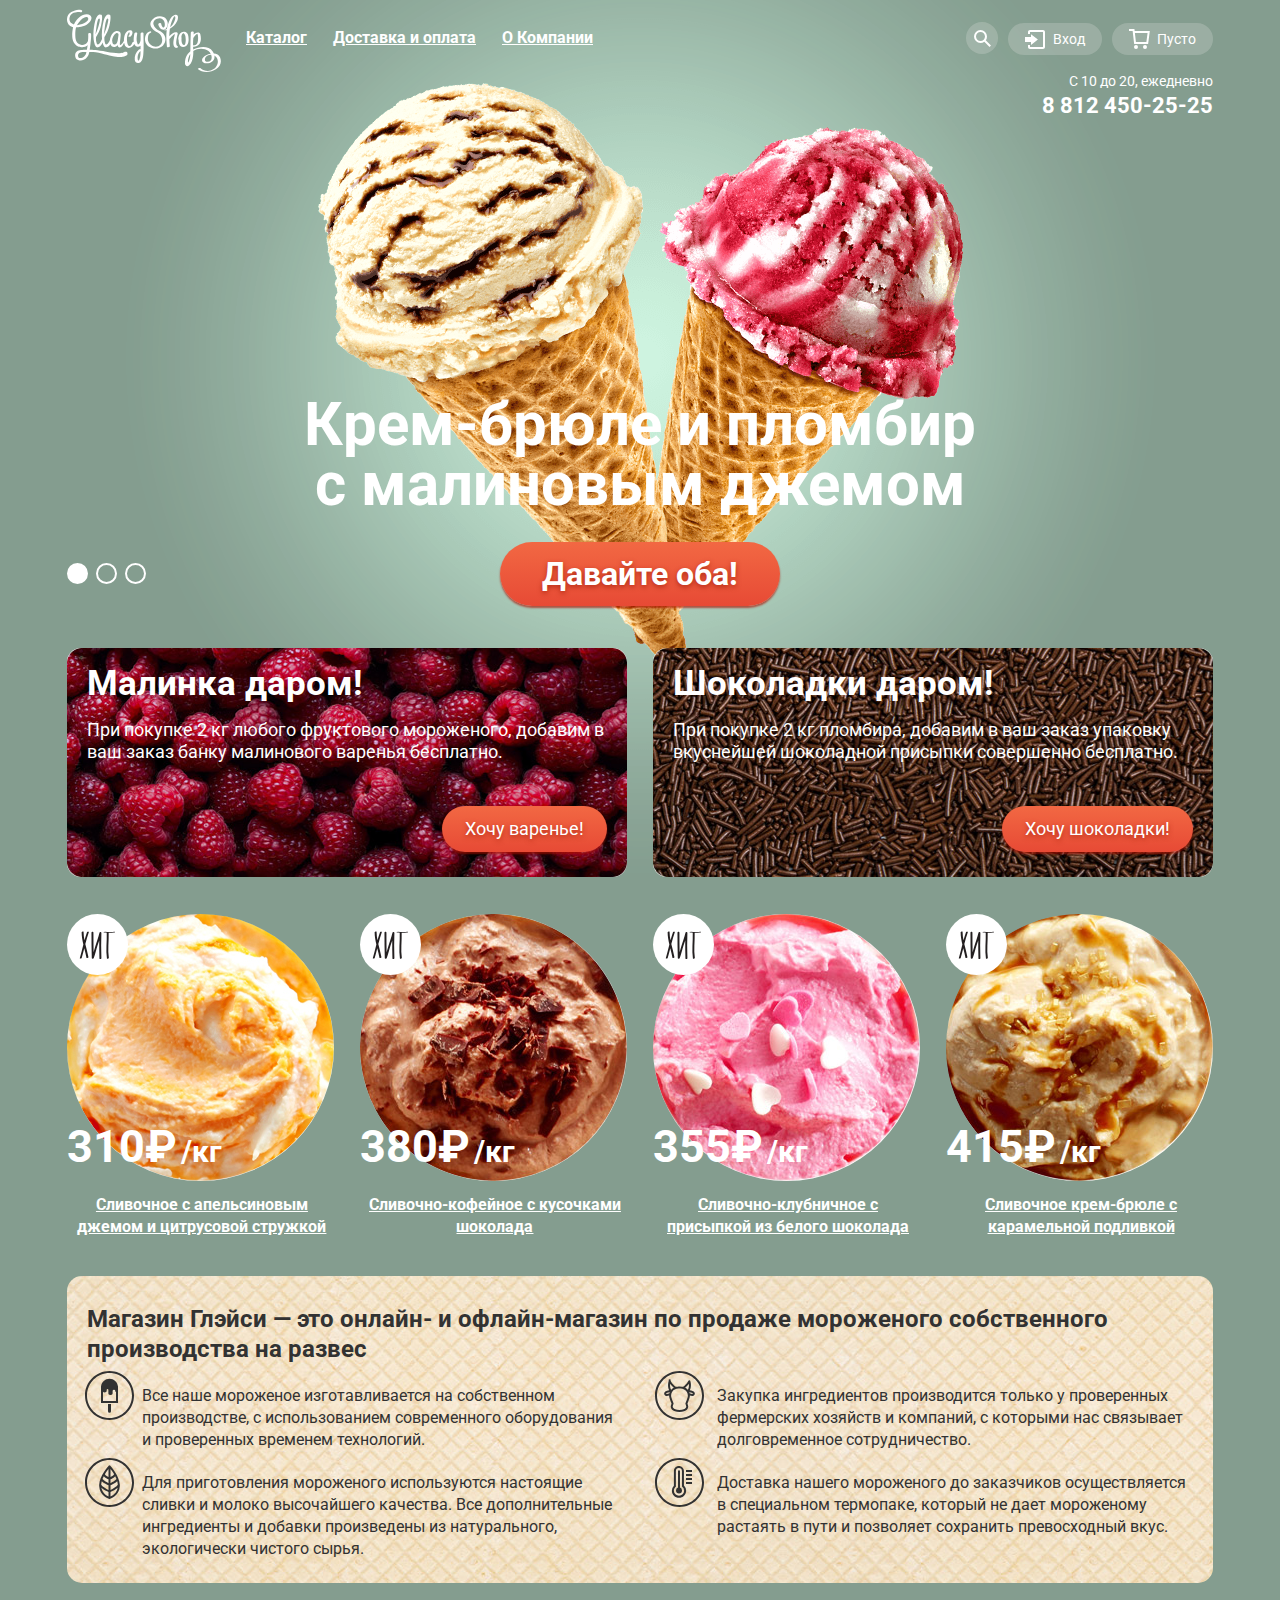
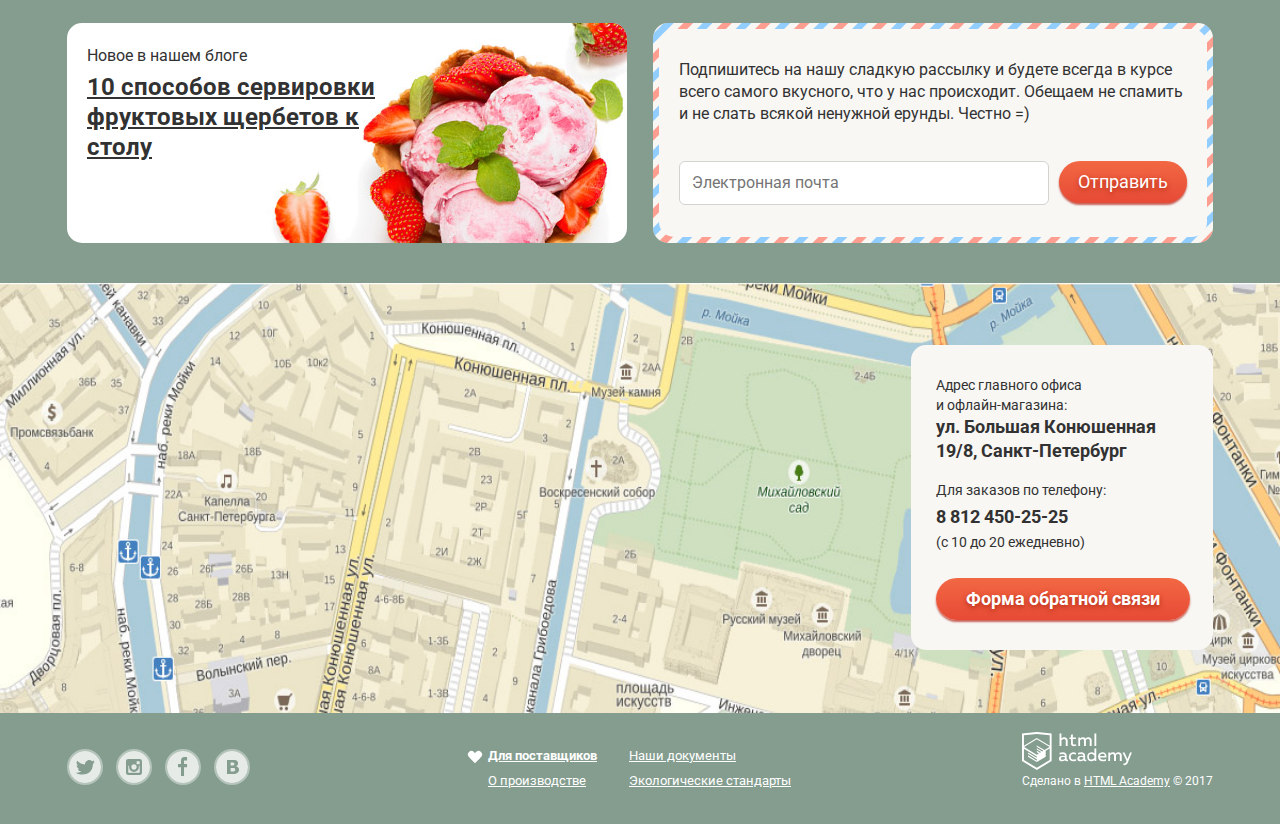
<file: index.html>
<!DOCTYPE html>
<html lang="ru">
	<head>
		<meta charset="utf-8">
		<meta name="format-detection" content="telephone=no"/>

		<title>HTML Academy: Глейси</title>
		<link href="https://fonts.googleapis.com/css?family=Roboto:400,700&amp;subset=cyrillic" rel="stylesheet">
		<link href="css/normalize.css" rel="stylesheet">
		<link href="css/style.min.css" rel="stylesheet">
	</head>
	<body>
		<input class="visual-hidden" id="product-1" type="radio" name="toggle" checked>
		<input class="visual-hidden" id="product-2" type="radio" name="toggle">
		<input class="visual-hidden" id="product-3" type="radio" name="toggle">
		<div class="site-wrapper site-wrapper-index">
			<header class="main-header container">
				<nav class="main-navigation">
					<div class="navigation-container site-menu">
						<img class="main-logo" src="img/logo.svg" width="154" height="64" alt="Логотип магазина Глейси">
						<ul class="site-navigation">
							<li class="site-navigation-item site-navigation-item-catalog">
								<a class="site-navigation-catalog" href="#">Каталог</a>
								<ul class="site-navigation-sub">
									<li><a class="catalog-sub-news" href="#"><b>Новинки</b></a></li>
									<li><a href="catalog.html">Сливочное</a></li>
									<li><a href="#">Щербеты</a></li>
									<li><a href="#">Фруктовый лед</a></li>
									<li><a href="#">Мелорин</a></li>
								</ul>
							</li>
							<li class="site-navigation-item"><a href="#">Доставка и оплата</a></li>
							<li class="site-navigation-item"><a href="#">О Компании</a></li>
						</ul>
					</div>
					<div class="navigation-container user-menu">
						<div class="menu-search" tabindex="0">
							<div class="sub-menu menu-search-sub">
								<form class="form form-search" action="https://echo.htmlacademy.ru" method="post">
									<label class="visual-hidden" for="main-search">Введите информацию для поиска</label>
									<input id="main-search" type="search" name="search" placeholder="Что ищем?">
									<button class="button button-search">Поиск</button>
								</form>
							</div>
						</div>
						<div class="menu-login">
							<a class="menu-item menu-item-login" href="#">Вход</a>
							<div class="sub-menu menu-login-sub">
								<form class="form form-login" action="https://echo.htmlacademy.ru" method="post">
									<p>
										<label class="visual-hidden" for="login-email">Введите электронную почту</label>
										<input id="login-email" type="email" name="email" placeholder="Электронная почта">
									</p>
									<p>
										<label class="visual-hidden" for="login-password">Введите пароль</label>
										<input id="login-password" type="password" name="password" placeholder="Пароль">
									</p>
									<p class="login-link">
										<a href="#">Забыли пароль?</a>
										<a href="#">Новая регистрация</a>
									</p>
									<button class="button button-login" type="submit">Войти</button>
								</form>
							</div>
						</div>
						<div class="menu-cart">
							<a class="menu-item menu-item-cart" href="#">Пусто</a>
						</div>
					</div>

				</nav>
				<p class="main-contacts">
					С 10 до 20, ежедневно<br>
					<b>8 812 450-25-25</b>
				</p>
			</header>
			<main>
				<div class="container">
					<h1 class="visual-hidden">Магазин Глейси</h1>
					<section class="slider">
						<ul class="slider-toggle-list">
							<li>
								<label class=" slider-toggle-item" for="product-1">Первый слайд</label>
							</li>
							<li>
								<label class="  slider-toggle-item" for="product-2">Второй слайд</label>
							</li>
							<li>
								<label class="  slider-toggle-item" for="product-3">Третий слайд</label>
							</li>
						</ul>
						<ul class="slider-list">
							<li class="slider-list-item-raspberry slider-list-item" id="slide-1">
								<h3>Крем-брюле и пломбир с малиновым джемом</h3>
								<a class="button button-slider" href="#">Давайте оба!</a>
							</li>
							<li class="slider-list-item-lemon slider-list-item" id="slide-2">
								<h3>Шоколадный пломбир и лимонный сорбет</h3>
								<a class="button button-slider" href="#">Давайте оба!</a>
							</li>
							<li class="slider-list-item-strawberry slider-list-item" id="slide-3">
								<h3>Пломбир с помадкой и клубничный щербет</h3>
								<a class="button button-slider" href="#">Давайте оба!</a>
							</li>
						</ul>
					</section>

					<section class="banners">
						<h2 class="visual-hidden">Акции</h2>
						<ul class="banners-list">
							<li class="banners-item banners-item-raspberry">
								<h3>Малинка даром!</h3>
								<p>При покупке 2 кг любого фруктового мороженого, добавим в ваш заказ банку малинового варенья бесплатно.</p>
								<a class="button" href="#">Хочу варенье!</a>
							</li>
							<li class="banners-item banners-item-choco">
								<h3>Шоколадки даром!</h3>
								<p>При покупке 2 кг пломбира, добавим в ваш заказ упаковку вкуснейшей шоколадной присыпки совершенно бесплатно.</p>
								<a class="button" href="#">Хочу шоколадки!</a>
							</li>
						</ul>
					</section>
					<section class="hits">
						<h2 class="visual-hidden">Хиты продаж</h2>
						<ul class="hits-list">
							<li class="hits-item">
								<a class="hits-item-title" href="#"><h3>Сливочное с апельсиновым джемом и цитрусовой стружкой</h3></a>
								<div class="hits-item-price">
									<b>310₽</b>
									<span>/кг</span>
								</div>
								<img src="img/icecream-orange.jpg" width="267" height="267" alt="Фото сливочного мороженого с апельсиновым джемом и цитрусовой стружкой">
								<a class="button hits-item-button" href="#">Быстрый просмотр</a>
							</li>
							<li class="hits-item">
								<a class="hits-item-title" href="#"><h3>Сливочно-кофейное с кусочками шоколада</h3></a>
								<div class="hits-item-price">
									<b>380₽</b>
									<span>/кг</span>
								</div>
								<img src="img/icecream-coffee.jpg" width="267" height="267" alt="Фото сливочно-кофейного мороженого с кусочками шоколада">
								<a class="button" href="#">Быстрый просмотр</a>
							</li>
							<li class="hits-item">
								<a class="hits-item-title" href="#"><h3>Сливочно-клубничное с присыпкой из белого шоколада</h3></a>
								<div class="hits-item-price">
									<b>355₽</b>
									<span>/кг</span>
								</div>
								<img src="img/icecream-white.jpg" width="267" height="267" alt="Фото сливочно-клубничного мороженого с присыпкой из белого шоколада">
								<a class="button" href="#">Быстрый просмотр</a>
							</li>
							<li class="hits-item">
								<a class="hits-item-title" href="#"><h3>Сливочное крем-брюле с карамельной подливкой</h3></a>
								<div class="hits-item-price">
									<b>415₽</b>
									<span>/кг</span>
								</div>
								<img src="img/icecream-brulee.jpg" width="267" height="267" alt="Фото сливочного мороженого крем-брюле с карамельной подливкой">
								<a class="button" href="#">Быстрый просмотр</a>
							</li>
						</ul>
					</section>
					<section class="features">
						<h2>Магазин Глэйси — это онлайн- и офлайн-магазин по продаже мороженого собственного производства на развес</h2>
						<ul class="features-list">
							<li class="features-item features-item-technology">
								<p>Все наше мороженое изготавливается на собственном производстве, с использованием современного оборудования и проверенных временем технологий.</p>
							</li>
							<li class="features-item features-item-contract">
								<p>Закупка ингредиентов  производится только у проверенных фермерских хозяйств и компаний, с которыми нас связывает долговременное сотрудничество.</p>
							</li>
							<li class="features-item features-item-ecology">
								<p>Для приготовления мороженого используются настоящие сливки и молоко высочайшего качества. Все дополнительные ингредиенты и добавки произведены из натурального, экологически чистого сырья.</p>
							</li>
							<li class="features-item features-item-thermo">
								<p>Доставка нашего мороженого до заказчиков осуществляется в специальном термопаке, который не дает мороженому растаять в пути и позволяет сохранить превосходный вкус.</p>
							</li>
						</ul>
					</section>
					<div class="row-container">
						<article class="blog-news row-container-item">
							<a class="blog-news-link" href="#"><h3>10 способов сервировки фруктовых щербетов к столу</h3></a>
							<p>Новое в нашем блоге</p>
						</article>
						<section class="subscribe  row-container-item">
							<div class="subscribe-front">
								<h2 class="visual-hidden">Подписка на рассылку</h2>
								<p>Подпишитесь на нашу сладкую рассылку и будете всегда в курсе всего самого вкусного, что у нас происходит. Обещаем не спамить и не слать всякой ненужной ерунды. Честно =)</p>
								<form class="form form-subscribe" action="https://echo.htmlacademy.ru" method="post">
									<p>
										<label class="visual-hidden" for="subscribe-email">Введите электронную почту</label>
										<input id="subscribe-email" type="email" name="email" placeholder="Электронная почта">
									</p>
								<button class="button subscribe-button" type="submit">Отправить</button>
								</form>
							</div>
						</section>
					</div>
				</div>
				<section class="contacts">
					<h2 class="visual-hidden">Как добраться</h2>
					<iframe src="https://yandex.ru/map-widget/v1/-/CBBNIFrGLB" width="1200" height="428"></iframe>
					<img class="map" src="img/map.jpg" width="1200" height="428" alt="Ул. Большая Конюшенная 19/8 Санкт Питербург">
					<div class="container contacts-container">
						<div class="feedback">
							<p class="feedback-address">
								Адрес главного офиса<br>
								и офлайн-магазина:<br>
								<b>ул. Большая Конюшенная</b><br>
								<b>19/8, Санкт-Петербург</b>
							</p>
							<p class="feedback-phone">
								Для заказов по телефону:<br>
								<b>8 812 450-25-25</b><br>
								(с 10 до 20 ежедневно)
							</p>
							<a class="button feedback-button" href="form.html">Форма обратной связи</a>
						</div>
					</div>
				</section>
			</main>
			<footer class="main-footer container">
				<div class="footer-social">
					<ul>
						<li><a class="button-social button-social-tw" href="#"><span class="visual-hidden">Твиттер</span>
							<svg xmlns="http://www.w3.org/2000/svg" width="32" height="32" viewBox="0 0 32 32"><path fill="#ffffff" d="M16 0C7.164 0 0 7.164 0 16c0 8.837 7.164 16 16 16 8.837 0 16-7.163 16-16 0-8.836-7.163-16-16-16zm7.944 12.809c-.251 6.516-3.463 10.832-10.992 10.702h-.486c-.447 0-4.543-.443-5.344-1.823 2.479.19 4.247-.406 5.12-1.136-1.048-.289-2.923-.461-3.251-2.848.384.104.618.221 1.299.113-1.307-.824-2.758-1.519-2.679-3.643.311.317 1.164.518 1.46.457-.768-.233-2.149-3.244-.974-4.781 1.984 1.79 4.075 3.482 7.804 3.643.227-2.214 1.24-3.699 3.168-4.325 1.84-.479 3.255.26 3.901 1.138.737-.224 1.453-.466 2.193-.685-.004.833-.569 1.463-.935 1.709.747.165 1.423-.475 1.423-.475-.184.963-1.094 1.725-1.707 1.954z"/></svg>
						</a></li>
						<li><a class="button-social button-social-ig" href="#"><span class="visual-hidden">Инстаграм</span>
							<svg xmlns="http://www.w3.org/2000/svg" width="32" height="32" viewBox="0 0 32 32"><g fill="#ffffff"><path d="M20.916 16a4.938 4.938 0 1 1-9.877 0c0-.394.051-.773.138-1.14h-.897v6.838h11.396V14.86h-.897c.086.367.137.746.137 1.14z"/><path d="M15.978 18.659c1.466 0 2.659-1.193 2.659-2.659s-1.193-2.659-2.659-2.659c-1.466 0-2.659 1.193-2.659 2.659s1.192 2.659 2.659 2.659zM18.637 10.302h3.039v3.039h-3.039z"/><path d="M16 0C7.164 0 0 7.164 0 16c0 8.837 7.164 16 16 16 8.837 0 16-7.163 16-16 0-8.836-7.163-16-16-16zm7.955 21.698a2.285 2.285 0 0 1-2.279 2.279H10.279A2.285 2.285 0 0 1 8 21.698V10.302a2.286 2.286 0 0 1 2.279-2.279h11.396a2.286 2.286 0 0 1 2.279 2.279v11.396z"/></g></svg>
						</a></li>
						<li><a class="button-social button-social-fb" href="#"><span class="visual-hidden">Фейсбук</span>
							<svg xmlns="http://www.w3.org/2000/svg" width="32" height="32" viewBox="0 0 32 32"><path fill="#ffffff" d="M16 0C7.164 0 0 7.163 0 16s7.164 16 16 16c8.837 0 16-7.164 16-16S24.837 0 16 0zm4.062 9.455h-3.021v3.444h3.021v3.445h-3.021v8.61H14.02v-8.61H11v-3.445h3.021V9.455c0-1.902 1.353-3.445 3.021-3.445h3.021v3.445z"/></svg>
						</a></li>
						<li><a class="button-social button-social-vk" href="#"><span class="visual-hidden">Вконтакте</span>
							<svg xmlns="http://www.w3.org/2000/svg" width="32" height="32" viewBox="0 0 32 32"><g fill="#ffffff"><path d="M16.637 14.495c.402-.019.719-.082.951-.188.326-.145.54-.33.641-.559.101-.229.15-.496.15-.797 0-.232-.058-.465-.174-.697-.116-.232-.322-.405-.617-.517-.264-.1-.592-.155-.984-.165a76.242 76.242 0 0 0-1.652-.014h-.339v2.965h.565c.571 0 1.057-.009 1.459-.028zM18.118 17.084c-.282-.081-.672-.125-1.166-.132a127.97 127.97 0 0 0-1.55-.009h-.79v3.493h.264c1.014 0 1.74-.003 2.18-.009a3.2 3.2 0 0 0 1.212-.245c.377-.157.633-.364.774-.625s.214-.562.214-.9c0-.446-.088-.788-.261-1.03-.17-.241-.464-.423-.877-.543z"/><path d="M16 0C7.164 0 0 7.164 0 16c0 8.837 7.164 16 16 16 8.837 0 16-7.163 16-16 0-8.836-7.163-16-16-16zm6.602 20.531a3.73 3.73 0 0 1-1.124 1.327c-.552.415-1.161.71-1.823.886s-1.501.264-2.519.264h-6.121V8.987h5.443c1.13 0 1.957.038 2.48.113a5.126 5.126 0 0 1 1.561.5c.533.27.929.632 1.189 1.087.26.455.392.975.392 1.558 0 .678-.179 1.278-.536 1.795-.358.518-.863.92-1.517 1.208v.075c.917.182 1.642.559 2.179 1.13.537.571.807 1.325.807 2.261 0 .678-.138 1.283-.411 1.817z"/></g></svg>
						</a></li>
					</ul>
				</div>
				<ul class="footer-link-list">
					<li class="footer-link-heart"><a class="footer-link-item" href="#"><b>Для поставщиков</b></a></li>
					<li><a class="footer-link-item" href="#">Наши документы</a></li>
					<li><a class="footer-link-item" href="#">О производстве</a></li>
					<li><a class="footer-link-item" href="#">Экологические стандарты</a></li>
				</ul>
				<div class="footer-copyright">
					<a class="footer-copyright-button" href="https://htmlacademy.ru/intensive/htmlcss"><span class="visual-hidden">HTML Academy</span></a>
					<p>Сделано в <a href="https://htmlacademy.ru/intensive/htmlcss">HTML Academy</a> © 2017</p>
				</div>
			</footer>
			<section class="modal modal-feedback">
				<b>Мы обязательно вам ответим!</b>
				<form class="form form-feedback" action="https://echo.htmlacademy.ru" method="post">
					<p>
						<label class="visual-hidden" for="feedback-name">Введите имя</label>
						<input id="feedback-name" type="text" name="name" placeholder="Как вас зовут?">
					</p>
					<p>
						<label class="visual-hidden" for="feedback-email">Введите электронную почту</label>
						<input id="feedback-email" type="email" name="email" placeholder="Ваша почта для ответа?">
					</p>
					<p>
						<label class="visual-hidden" for="feedback-comment">Напишите ваш вопрос или предложение</label>
						<textarea id="feedback-comment" name="comment" placeholder="Напишите что-нибудь..."></textarea>
					</p>
					<button class="button" type="submit">Отправить</button>
				</form>
				<button class="modal-close" type="button">Закрыть</button>
			</section>
		</div>
		<script src="js/script.min.js"></script>
	</body>
</html>
</file>
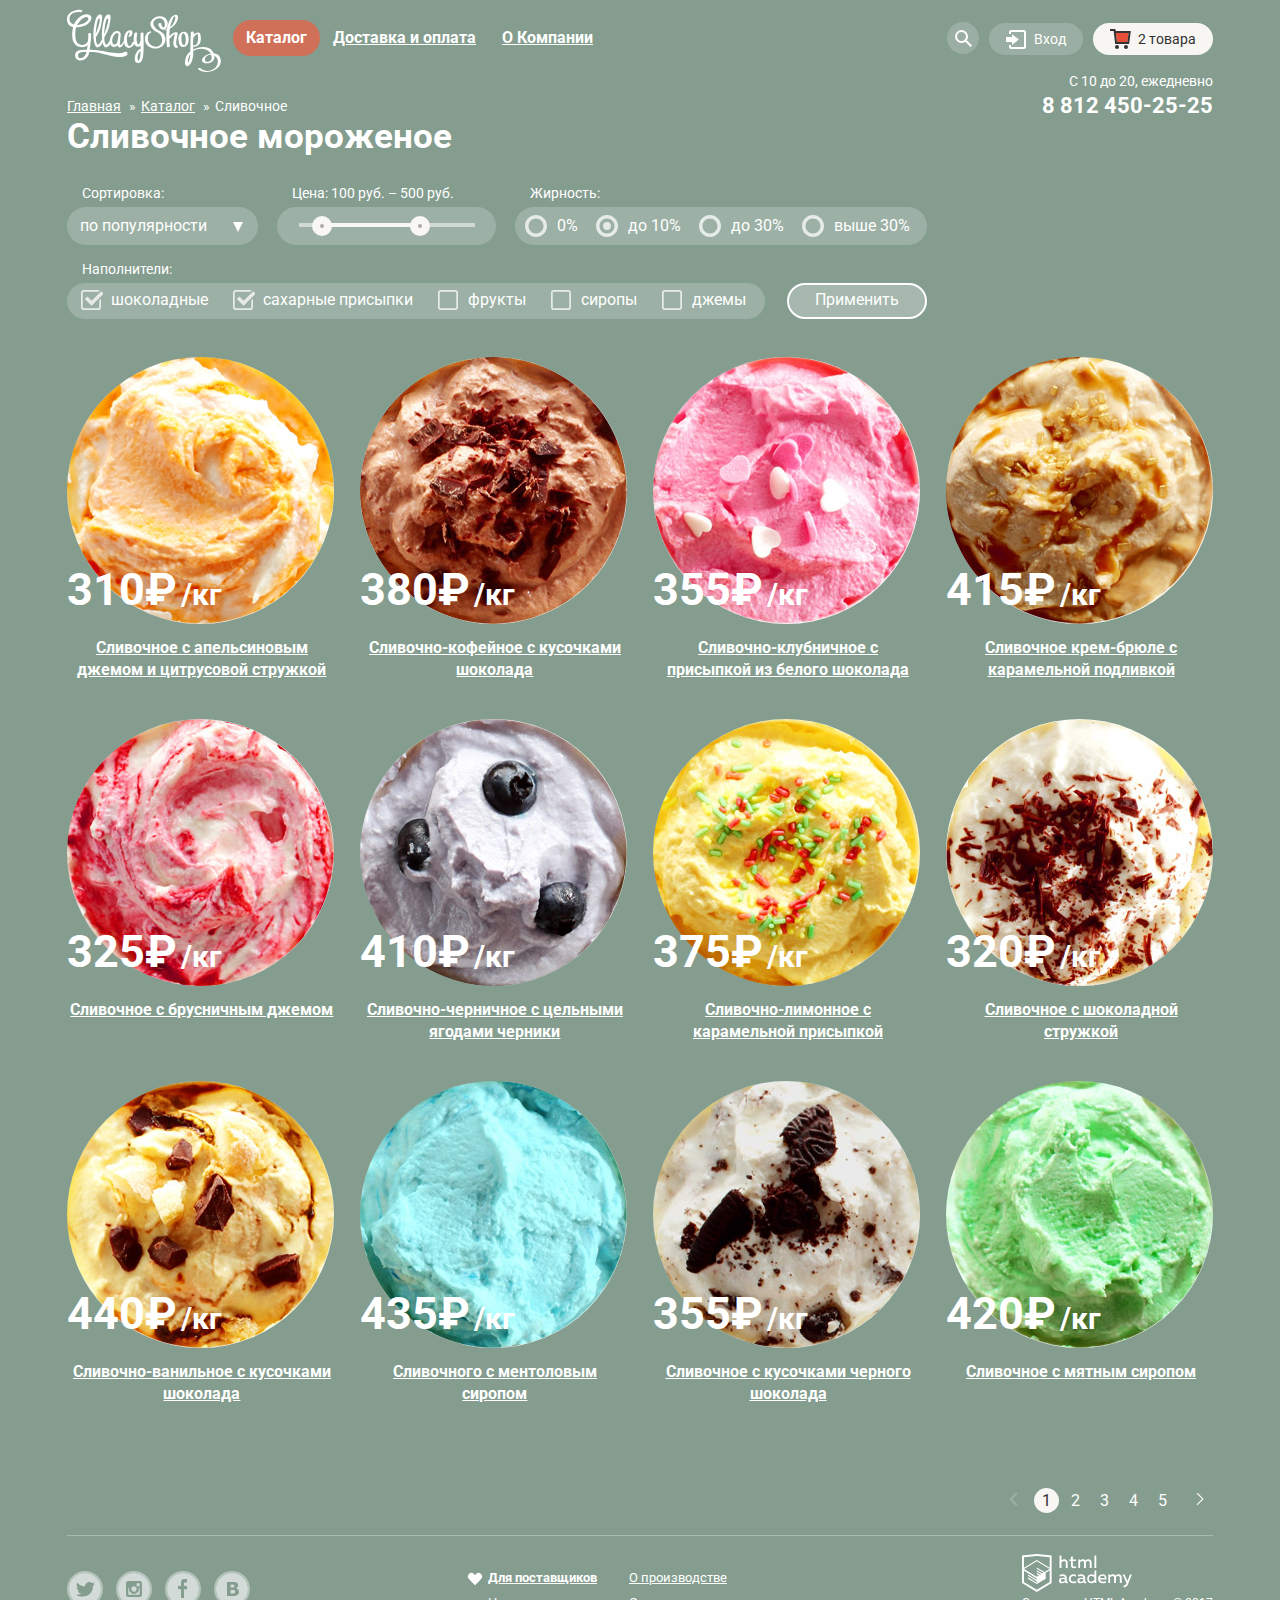
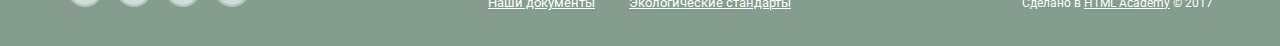
<file: catalog.html>
<!DOCTYPE html>
<html lang="ru">
	<head>
		<meta charset="utf-8">
		<title>HTML Academy: Глейси</title>
		<link href="https://fonts.googleapis.com/css?family=Roboto:400,700&amp;subset=cyrillic" rel="stylesheet">
		<link href="css/normalize.css" rel="stylesheet">
		<link href="css/style.min.css" rel="stylesheet">
	</head>
	<body>
		<div class="site-wrapper">
			<header class="main-header container">
				<nav class="main-navigation">
					<div class="navigation-container site-menu">
						<a class="navigation-logo" href="index.html"><img class="main-logo" src="img/logo.svg" width="154" height="64" alt="Логотип магазина Глейси"></a>
						<ul class="site-navigation">
							<li class="site-navigation-item
							site-navigation-item-catalog">
								<a class="site-navigation-catalog site-navigation-current" href="#">Каталог</a>
								<ul class="site-navigation-sub">
									<li><a class="catalog-sub-news" href="#"><b>Новинки</b></a></li>
									<li><a href="catalog.html">Сливочное</a></li>
									<li><a href="#">Щербеты</a></li>
									<li><a href="#">Фруктовый лед</a></li>
									<li><a href="#">Мелорин</a></li>
								</ul>
							</li>
							<li class="site-navigation-item"><a href="#">Доставка и оплата</a></li>
							<li class="site-navigation-item"><a href="#">О Компании</a></li>
						</ul>
					</div>
					<div class="navigation-container user-menu">
						<div class="menu-search" tabindex="0">
							<div class="sub-menu menu-search-sub">
								<form class="form form-search" action="https://echo.htmlacademy.ru" method="post">
									<label class="visual-hidden" for="main-search">Введите информацию для поиска</label>
									<input id="main-search" type="search" name="search" placeholder="Что ищем?">
									<button class="button button-search">Поиск</button>
								</form>
							</div>
						</div>
						<div class="menu-login">
							<a class="menu-item menu-item-login" href="#">Вход</a>
							<div class="sub-menu menu-login-sub">
								<form class="form form-login" action="https://echo.htmlacademy.ru" method="post">
									<p>
										<label class="visual-hidden" for="login-email">Введите электронную почту</label>
										<input id="login-email" type="email" name="email" placeholder="Электронная почта">
									</p>
									<p>
										<label class="visual-hidden" for="login-password">Введите пароль</label>
										<input id="login-password" type="password" name="password" placeholder="Пароль">
									</p>
									<p class="login-link">
										<a href="#">Забыли пароль?</a>
										<a href="#">Новая регистрация</a>
									</p>
									<button class="button button-login" type="submit">Войти</button>
								</form>
							</div>
						</div>
						<div class="menu-cart">
							<a class="menu-item menu-item-cart menu-item-cart-full" href="#">2 товара</a>
							<div class="sub-menu menu-cart-sub">
								<table class="cart-table">
									<tr class="cart-table-item cart-table-item-orange">
										<td class="cart-table-item-del"><button class="table-close">Убрать из корзины</button></td>
										<td class="cart-table-item-image">
											<img src="img/icecream-orange.jpg" width="33" height="33" alt="Сливочное с апельсиновым джемом и цитрусовой стружкой">
										</td>
										<td class="cart-table-item-text"><a href="#">Пломбир с апельсиновым джемом</a></td>
										<td class="cart-table-item-weight"><span>1,5</span> кг x</td>
										<td class="cart-table-item-unit"><span>200</span> руб.</td>
										<td class="cart-table-item-price">300 руб.</td>
									</tr>
									<tr class="cart-table-item
									cart-table-item-white">
										<td class="cart-table-item-del"><button class="table-close">Убрать из корзины</button></td>
										<td class="cart-table-item-image">
											<img src="img/icecream-white.jpg" width="33" height="33" alt="Сливочно-клубничное с присыпкой из белого шоколада">
										</td>
										<td class="cart-table-item-text"><a href="#">Клубничный пломбир с присыпкой из белого шоколада</a></td>
										<td class="cart-table-item-weight"><span>1,5</span> кг x</td>
										<td class="cart-table-item-unit"><span>300</span> руб.</td>
										<td class="cart-table-item-price">450 руб.</td>
									</tr>
								</table>
								<b class="cart-totals">Итого: <span>750</span> руб.</b>
								<a class="button">Оформить заказ</a>
							</div>
						</div>
					</div>
				</nav>
				<p class="main-contacts">
					С 10 до 20, ежедневно<br>
					<b>8 812 450-25-25</b>
				</p>
			</header>
			<main class="container main-container">
				<div class="title-container">
					<h1 class="page-title">Сливочное мороженое</h1>
					<ul class="bredcrumbs">
						<li><a href="index.html">Главная</a></li>
						<li><a href="#">Каталог</a></li>
						<li class="bredcrumbs-current">Сливочное</li>
					</ul>
				</div>
				<section class="filters">
					<h2 class="visual-hidden">Фильтр товаров</h2>
					<form class="from form-filters" action="https://echo.htmlacademy.ru" method="post">
						<fieldset class="filters-item filters-item-sort">
							<legend>Сортировка:</legend>
							<select id="filters-item-sort" name="sort">
								<option selected>по популярности</option>
								<option>сначала недорогие</option>
								<option>сначала дорогие</option>
								<option>по жирности</option>
							</select>
						</fieldset>

						<fieldset class="filters-item filters-item-price">
							<legend>Цена: 100 руб. – 500 руб.</legend>
							<div class="filter-item-price-scale">
								<div class="scale">
									<div class="bar"></div>
								</div>
								<div class="filters-item-price-toggle filters-item-price-toggle-min" tabindex="0"></div>
								<div class="filters-item-price-toggle filters-item-price-toggle-max" tabindex="0"></div>
							</div>
						</fieldset>

						<fieldset class="filters-item filters-item-richness">
							<legend>Жирность:</legend>
							<ul class="richness-list">
								<li>
									<input class="visual-hidden richness-list-input" id="richness-0" type="radio" name="richness">
									<label for="richness-0">0%</label>
								</li>
								<li>
									<input class="visual-hidden richness-list-input" id="richness-10" type="radio" name="richness" checked>
									<label for="richness-10">до 10%</label>
								</li>
								<li>
									<input class="visual-hidden richness-list-input" id="richness-30" type="radio" name="richness">
									<label for="richness-30">до 30%</label>
								</li>
								<li>
									<input class="visual-hidden richness-list-input" id="richness-30-above" type="radio" name="richness">
									<label for="richness-30-above">выше 30%</label>
								</li>
							</ul>
						</fieldset>
							<fieldset class="filters-item filters-item-fillers">
								<legend>Наполнители:</legend>
								<ul class="fillers-list">
									<li>
										<input class="visual-hidden fillers-list-input" id="fillers-choco" type="checkbox" name="choco" checked>
										<label for="fillers-choco">шоколадные</label>
									</li>
									<li>
										<input class="visual-hidden fillers-list-input" id="fillers-sugar" type="checkbox" name="sugar" checked>
										<label for="fillers-sugar">сахарные присыпки</label>
									</li>
									<li>
										<input class="visual-hidden fillers-list-input" id="fillers-fruit" type="checkbox" name="fruit">
										<label for="fillers-fruit">фрукты</label>
									</li>
									<li>
										<input class="visual-hidden fillers-list-input" id="fillers-syrups" type="checkbox" name="syrups">
										<label for="fillers-syrups">сиропы</label>
									</li>
									<li>
										<input class="visual-hidden fillers-list-input" id="fillers-jam" type="checkbox" name="jam">
										<label for="fillers-jam">джемы</label>
									</li>
								</ul>
							</fieldset>

						<button class="button button-filters" type="submit">Применить</button>
					</form>
				</section>
				<section class="catalog">
					<h2 class="visual-hidden">Список сливочного мороженого</h2>
					<ul class="catalog-list">
						<li class="hits-item">
							<a class="hits-item-title" href="#"><h3>Сливочное с апельсиновым джемом и цитрусовой стружкой</h3></a>
							<div class="hits-item-price">
								<b>310₽</b>
								<span>/кг</span>
							</div>
							<img src="img/icecream-orange.jpg" width="267" height="267" alt="Фото сливочного мороженого с апельсиновым джемом и цитрусовой стружкой">
							<a class="button" href="#">Быстрый просмотр</a>
						</li>
						<li class="hits-item">
							<a class="hits-item-title" href="#"><h3>Сливочно-кофейное с кусочками шоколада</h3></a>
							<div class="hits-item-price">
								<b>380₽</b>
								<span>/кг</span>
							</div>
							<img src="img/icecream-coffee.jpg" width="267" height="267" alt="Фото сливочно-кофейного мороженого с кусочками шоколада">
							<a class="button" href="#">Быстрый просмотр</a>
						</li>
						<li class="hits-item">
							<a class="hits-item-title" href="#"><h3>Сливочно-клубничное с присыпкой из белого шоколада</h3></a>
							<div class="hits-item-price">
								<b>355₽</b>
								<span>/кг</span>
							</div>
							<img src="img/icecream-white.jpg" width="267" height="267" alt="Фото сливочно-клубничного мороженого с присыпкой из белого шоколада">
							<a class="button" href="#">Быстрый просмотр</a>
						</li>
						<li class="hits-item">
							<a class="hits-item-title" href="#"><h3>Сливочное крем-брюле с карамельной подливкой</h3></a>
							<div class="hits-item-price">
								<b>415₽</b>
								<span>/кг</span>
							</div>
							<img src="img/icecream-brulee.jpg" width="267" height="267" alt="Фото сливочного мороженого крем-брюле с карамельной подливкой">
							<a class="button" href="#">Быстрый просмотр</a>
						</li>
						<!-------------------------------- конец 1 ряда -------------------------------->
						<li class="hits-item">
							<a class="hits-item-title" href="#"><h3>Сливочное с брусничным джемом</h3></a>
							<div class="hits-item-price">
								<b>325₽</b>
								<span>/кг</span>
							</div>
							<img src="img/icecream-cowberry.jpg" width="267" height="267" alt="Фото сливочного мороженого с брусничным джемом">
							<a class="button" href="#">Быстрый просмотр</a>
						</li>
						<li class="hits-item">
							<a class="hits-item-title" href="#"><h3>Сливочно-черничное с цельными ягодами черники</h3></a>
							<div class="hits-item-price">
								<b>410₽</b>
								<span>/кг</span>
							</div>
							<img src="img/icecraem-blueberries.jpg" width="267" height="267" alt="Фото сливочно-черничного мороженого с цельными ягодами черники">
							<a class="button" href="#">Быстрый просмотр</a>
						</li>
						<li class="hits-item">
							<a class="hits-item-title" href="#"><h3>Сливочно-лимонное с карамельной присыпкой</h3></a>
							<div class="hits-item-price">
								<b>375₽</b>
								<span>/кг</span>
							</div>
							<img src="img/icecream-lemon.jpg" width="267" height="267" alt="Фото сливочно-лимонного мороженого с карамельной присыпкой">
							<a class="button" href="#">Быстрый просмотр</a>
						</li>
						<li class="hits-item">
							<a class="hits-item-title" href="#"><h3>Сливочное с шоколадной стружкой</h3></a>
							<div class="hits-item-price">
								<b>320₽</b>
								<span>/кг</span>
							</div>
							<img src="img/icecream-choco.jpg" width="267" height="267" alt="Фото сливочного мороженого с шоколадной стружкой">
							<a class="button" href="#">Быстрый просмотр</a>
						</li>
						<!-------------------------------- конец 2 ряда -------------------------------->
						<li class="hits-item">
							<a class="hits-item-title" href="#"><h3>Сливочно-ванильное с кусочками шоколада</h3></a>
							<div class="hits-item-price">
								<b>440₽</b>
								<span>/кг</span>
							</div>
							<img src="img/icecream-vanilla.jpg" width="267" height="267" alt="Фото сливочно-ванильного мороженого с кусочками шоколада">
							<a class="button" href="#">Быстрый просмотр</a>
						</li>
						<li class="hits-item">
							<a class="hits-item-title" href="#"><h3>Сливочного с ментоловым сиропом</h3></a>
							<div class="hits-item-price">
								<b>435₽</b>
								<span>/кг</span>
							</div>
							<img src="img/icecream-menthol.jpg" width="267" height="267" alt="Фото сливочного мороженого с ментоловым сиропом">
							<a class="button" href="#">Быстрый просмотр</a>
						</li>
						<li class="hits-item">
							<a class="hits-item-title" href="#"><h3>Сливочное с кусочками черного шоколада</h3></a>
							<div class="hits-item-price">
								<b>355₽</b>
								<span>/кг</span>
							</div>
							<img src="img/icecream-black.jpg" width="267" height="267" alt="Фото сливочного мороженого с кусочками черного шоколада">
							<a class="button" href="#">Быстрый просмотр</a>
						</li>
						<li class="hits-item">
							<a class="hits-item-title" href="#"><h3>Сливочное с мятным сиропом</h3></a>
							<div class="hits-item-price">
								<b>420₽</b>
								<span>/кг</span>
							</div>
							<img src="img/icecream-mint.jpg" width="267" height="267" alt="Фото сливочного мороженого с мятным сиропом">
							<a class="button" href="#">Быстрый просмотр</a>
						</li>
						<!-------------------------------- конец 3 ряда -------------------------------->
					</ul>
					<ul class="pagination-list">
						<li class="pagination-item pagination-arrow-back pagination-arrow-off"><a></a></li>
						<li class="pagination-item pagination-item-current"><a>1</a></li>
						<li class="pagination-item"><a href="#">2</a></li>
						<li class="pagination-item"><a href="#">3</a></li>
						<li class="pagination-item"><a href="#">4</a></li>
						<li class="pagination-item"><a href="#">5</a></li>
						<li class="pagination-item pagination-arrow-next"><a href="#"></a></li>
					</ul>
				</section>
			</main>
			<footer class="main-footer main-footer-dash container">
				<div class="footer-social">
					<ul>
						<li><a class="button-social button-social-tw" href="#"><span class="visual-hidden">Твиттер</span>
							<svg xmlns="http://www.w3.org/2000/svg" width="32" height="32" viewBox="0 0 32 32"><path fill="#e6ebe9" d="M16 0C7.164 0 0 7.164 0 16c0 8.837 7.164 16 16 16 8.837 0 16-7.163 16-16 0-8.836-7.163-16-16-16zm7.944 12.809c-.251 6.516-3.463 10.832-10.992 10.702h-.486c-.447 0-4.543-.443-5.344-1.823 2.479.19 4.247-.406 5.12-1.136-1.048-.289-2.923-.461-3.251-2.848.384.104.618.221 1.299.113-1.307-.824-2.758-1.519-2.679-3.643.311.317 1.164.518 1.46.457-.768-.233-2.149-3.244-.974-4.781 1.984 1.79 4.075 3.482 7.804 3.643.227-2.214 1.24-3.699 3.168-4.325 1.84-.479 3.255.26 3.901 1.138.737-.224 1.453-.466 2.193-.685-.004.833-.569 1.463-.935 1.709.747.165 1.423-.475 1.423-.475-.184.963-1.094 1.725-1.707 1.954z"/></svg>
						</a></li>
						<li><a class="button-social button-social-ig" href="#"><span class="visual-hidden">Инстаграм</span>
							<svg xmlns="http://www.w3.org/2000/svg" width="32" height="32" viewBox="0 0 32 32"><g fill="#e6ebe9"><path d="M20.916 16a4.938 4.938 0 1 1-9.877 0c0-.394.051-.773.138-1.14h-.897v6.838h11.396V14.86h-.897c.086.367.137.746.137 1.14z"/><path d="M15.978 18.659c1.466 0 2.659-1.193 2.659-2.659s-1.193-2.659-2.659-2.659c-1.466 0-2.659 1.193-2.659 2.659s1.192 2.659 2.659 2.659zM18.637 10.302h3.039v3.039h-3.039z"/><path d="M16 0C7.164 0 0 7.164 0 16c0 8.837 7.164 16 16 16 8.837 0 16-7.163 16-16 0-8.836-7.163-16-16-16zm7.955 21.698a2.285 2.285 0 0 1-2.279 2.279H10.279A2.285 2.285 0 0 1 8 21.698V10.302a2.286 2.286 0 0 1 2.279-2.279h11.396a2.286 2.286 0 0 1 2.279 2.279v11.396z"/></g></svg>
						</a></li>
						<li><a class="button-social button-social-fb" href="#"><span class="visual-hidden">Фейсбук</span>
							<svg xmlns="http://www.w3.org/2000/svg" width="32" height="32" viewBox="0 0 32 32"><path fill="#e6ebe9" d="M16 0C7.164 0 0 7.163 0 16s7.164 16 16 16c8.837 0 16-7.164 16-16S24.837 0 16 0zm4.062 9.455h-3.021v3.444h3.021v3.445h-3.021v8.61H14.02v-8.61H11v-3.445h3.021V9.455c0-1.902 1.353-3.445 3.021-3.445h3.021v3.445z"/></svg>
						</a></li>
						<li><a class="button-social button-social-vk" href="#"><span class="visual-hidden">Вконтакте</span>
							<svg xmlns="http://www.w3.org/2000/svg" width="32" height="32" viewBox="0 0 32 32"><g fill="#e6ebe9"><path d="M16.637 14.495c.402-.019.719-.082.951-.188.326-.145.54-.33.641-.559.101-.229.15-.496.15-.797 0-.232-.058-.465-.174-.697-.116-.232-.322-.405-.617-.517-.264-.1-.592-.155-.984-.165a76.242 76.242 0 0 0-1.652-.014h-.339v2.965h.565c.571 0 1.057-.009 1.459-.028zM18.118 17.084c-.282-.081-.672-.125-1.166-.132a127.97 127.97 0 0 0-1.55-.009h-.79v3.493h.264c1.014 0 1.74-.003 2.18-.009a3.2 3.2 0 0 0 1.212-.245c.377-.157.633-.364.774-.625s.214-.562.214-.9c0-.446-.088-.788-.261-1.03-.17-.241-.464-.423-.877-.543z"/><path d="M16 0C7.164 0 0 7.164 0 16c0 8.837 7.164 16 16 16 8.837 0 16-7.163 16-16 0-8.836-7.163-16-16-16zm6.602 20.531a3.73 3.73 0 0 1-1.124 1.327c-.552.415-1.161.71-1.823.886s-1.501.264-2.519.264h-6.121V8.987h5.443c1.13 0 1.957.038 2.48.113a5.126 5.126 0 0 1 1.561.5c.533.27.929.632 1.189 1.087.26.455.392.975.392 1.558 0 .678-.179 1.278-.536 1.795-.358.518-.863.92-1.517 1.208v.075c.917.182 1.642.559 2.179 1.13.537.571.807 1.325.807 2.261 0 .678-.138 1.283-.411 1.817z"/></g></svg>
						</a></li>
					</ul>
				</div>
				<ul class="footer-link-list">
					<li class="footer-link-heart"><a class="footer-link-item" href="#"><b>Для поставщиков</b></a></li>
					<li><a class="footer-link-item" href="#">О производстве</a></li>
					<li><a class="footer-link-item" href="#">Наши документы</a></li>
					<li><a class="footer-link-item" href="#">Экологические стандарты</a></li>
				</ul>
				<div class="footer-copyright">
					<a class="footer-copyright-button" href="https://htmlacademy.ru/intensive/htmlcss"><span class="visual-hidden">HTML Academy</span></a>
					<p>Сделано в <a href="https://htmlacademy.ru/intensive/htmlcss">HTML Academy</a> © 2017</p>
				</div>
			</footer>
		</div>
	</body>
</html>
</file>
<file: css/style.min.css>
body{min-width:900px;margin:0;padding:0;font-family:'Roboto','Arial',sans-serif;font-size:16px;font-weight:400;line-height:22px;color:#fff}a{text-decoration:none}select::-ms-expand{display:none}.site-wrapper{display:-webkit-box;display:-ms-flexbox;display:-webkit-flex;display:flex;overflow:hidden;flex-direction:column;background-color:#849d8f}.site-wrapper-index{z-index:-100;transition:background-image .5s ease,background-color .5s ease;background-image:url(../img/slider-raspberry.png);background-repeat:no-repeat;background-position:top center}.site-wrapper-dark::after{display:block;position:fixed;z-index:90;top:0;left:0;width:100%;height:100%;content:'';opacity:.3;background:#000}.visual-hidden{clip:rect(0 0 0 0);position:absolute;width:1px;height:1px;margin:-1px}.main-header{display:-webkit-box;display:-ms-flexbox;display:-webkit-flex;display:flex;flex-direction:column;align-items:flex-end;justify-content:center}.main-navigation{display:-webkit-box;display:-ms-flexbox;display:-webkit-flex;display:flex;width:100%;justify-content:space-between;align-items:flex-start}.main-navigation a{color:#fff}.navigation-container{display:-webkit-box;display:-ms-flexbox;display:-webkit-flex;display:flex}.site-menu{width:65%}.button{display:inline-block;padding:0;padding-top:11px;padding-right:23px;padding-bottom:11px;padding-left:23px;font:inherit;font-size:18px;font-weight:400;line-height:24px;cursor:pointer;text-align:center;vertical-align:middle;color:#fff;border:0;border-radius:26px;background-image:-moz-linear-gradient(90deg,#e74a35 0%,#f26843 100%);background-image:-webkit-linear-gradient(90deg,#e74a35 0%,#f26843 100%);background-image:-ms-linear-gradient(90deg,#e74a35 0%,#f26843 100%);box-shadow:0 2px 2px 0 rgba(172,16,0,.64);text-shadow:0 2px 5px rgba(160,32,11,.76)}.button:hover{background:linear-gradient(to bottom,#f58669 0%,#ec6f5e 100%);box-shadow:0 2px 2px #ac1000}.button:active{background:linear-gradient(to bottom,#d84732 0%,#e1613e 100%);box-shadow:inset 0 2px 2px #ac1000}.main-logo{display:block;margin-top:9px}.sub-menu{display:none;position:absolute;padding-top:20px;padding-right:15px;padding-bottom:20px;padding-left:15px;border-radius:6px;background-color:#f8f7f4}.sub-menu input{display:block;box-sizing:border-box;width:100%;line-height:24px}.site-navigation{display:-webkit-box;display:-ms-flexbox;display:-webkit-flex;display:flex;margin-top:20px;margin-bottom:0;padding:0;padding-left:12px;list-style:none;flex-wrap:wrap}.site-navigation-sub{z-index:10;margin:0;padding:0;list-style:none}.site-navigation-item>a{display:block;padding-top:7px;padding-right:13px;padding-bottom:7px;padding-left:13px;font-weight:700;text-decoration:underline;color:#fff;border-radius:20px}.site-navigation-item .site-navigation-current{text-decoration:none;background-color:#d07058}.site-navigation-item>a:hover{text-decoration:none;color:#333;background-color:#f8f7f4}.site-navigation-item>a:active{color:#333;background-color:rgba(248,247,244,.988);box-shadow:inset 0 2px 1px 0 rgba(105,105,105,.004)}.site-navigation-item-catalog{position:relative}.site-navigation-sub{display:none;position:absolute;top:41px;left:-7px;min-width:143px;border-radius:6px;border-radius:5px;background-color:#f8f7f4;background-color:#f8f7f4;box-shadow:0 20px 20px 0 rgba(0,0,0,.4)}.site-navigation-sub a{display:block;padding-top:8px;padding-bottom:8px;padding-left:20px;font-size:14px;line-height:16px;color:#323232}.site-navigation-item-catalog:hover .site-navigation-sub{display:block}.site-navigation-sub li:hover{background-color:#fbded7}.site-navigation-sub li:active{background-color:#f6b5a5}.site-navigation-sub li:last-child:hover{border-bottom-right-radius:6px;border-bottom-left-radius:6px}.site-navigation-sub li:first-child:hover{border-top-left-radius:6px;border-top-right-radius:6px}.catalog-sub-news{position:relative}.catalog-sub-news::after{position:absolute;bottom:0;left:5.6%;width:88.8%;height:1px;content:'';background-color:#d1d0ce}.menu-search{position:relative}.menu-search::after{position:absolute;bottom:18px;left:-32px;width:32px;height:32px;content:'';border-radius:50%;background-color:rgba(248,247,244,.2);background-image:url(../img/header-loupe-white.svg);background-repeat:no-repeat;background-position:center center}.user-menu a:hover,.menu-search:hover::after{color:#323232;background-color:#f8f7f4}.menu-search:hover::after{background-image:url(../img/header-loupe-black.svg)}.form input,.form textarea{padding-top:9px;padding-right:15px;padding-bottom:9px;padding-left:15px;color:#999;border:1px solid #d3d3d2;border-radius:6px;background-color:#fff}.form input:hover,.form textarea:hover{padding-top:8px;padding-right:14px;padding-bottom:8px;padding-left:14px;border:2px solid #9a9a9a}.form input:focus,.form textarea:focus{padding-top:8px;padding-right:14px;padding-bottom:8px;padding-left:14px;border:2px solid #8fbdec;outline:0}.menu-search-sub{z-index:10;top:57px;right:0;min-width:341px;background-color:#f8f7f4;box-shadow:0 20px 20px 0 rgba(0,0,0,.4)}.menu-search:hover .menu-search-sub{display:inline-block;vertical-align:top}.menu-search-sub .button-search{display:none}.menu-cart,.menu-login{display:-webkit-box;display:-ms-flexbox;display:-webkit-flex;display:flex;position:relative}.menu-item::after{position:absolute;bottom:17px;left:21px;width:32px;height:32px;content:'';color:#323232;border-radius:50%;background-repeat:no-repeat;background-position:center center}.menu-item-login::after{background-image:url(../img/header-entrance-white.svg)}.menu-item-login:hover::after{background-image:url(../img/header-entrance-black.svg)}.menu-item-cart::after{background-image:url(../img/header-basket-white.svg)}.menu-item-cart:hover::after{background-image:url(../img/header-basket-black.svg)}.menu-login-sub{z-index:10;top:60px;right:0;box-sizing:border-box;min-width:277px;max-width:280px;padding-right:19px;padding-left:19px;border-radius:6px;background-color:#f8f7f4;box-shadow:0 20px 20px 0 rgba(0,0,0,.4)}.menu-login-sub p{margin:0}.menu-login-sub input{margin-bottom:20px}.menu-login:hover .menu-login-sub{display:block;flex-wrap:wrap}.form-login{display:-webkit-box;display:-ms-flexbox;display:-webkit-flex;display:flex;flex-wrap:wrap;justify-content:space-between;align-items:flex-start}.form-login input{min-width:240px}.login-link{width:125px;order:2}.login-link a{display:block}.form-login .button-login{min-width:100px;margin-right:15px;padding-top:10px;padding-bottom:10px;order:1}.menu-item{margin-top:23px;margin-right:0;margin-bottom:17px;margin-left:10px;padding-top:8px;padding-right:17px;padding-bottom:8px;padding-left:45px;font-size:14px;line-height:16px;border-radius:20px;background-color:rgba(248,247,244,.2)}.main-navigation .menu-item-cart-full{color:#323232;background-color:#f7f6f3}.menu-item-cart-full::after,.menu-item-cart-full:hover::after{background-image:url(../img/header-basket-red.svg)}.menu-cart{position:relative}.menu-cart:hover .menu-cart-sub{display:-webkit-box;display:-ms-flexbox;display:-webkit-flex;display:flex}.menu-cart-sub{display:none;flex-direction:column;position:absolute;z-index:20;top:60px;right:0;box-sizing:border-box;min-width:540px;padding:15px;padding-bottom:20px;color:#323232;border-radius:7px;border-radius:5px;background-color:#f8f7f4;background-color:#f8f7f4;box-shadow:0 20px 20px 0 rgba(0,0,0,.4);align-items:flex-end}.menu-cart-sub .button{padding-right:15px;padding-left:15px}.menu-cart-sub .button:hover,.menu-cart-sub .button:active{color:#fff}.cart-table{position:relative;margin-bottom:13px;font-size:13px;line-height:16px;color:#323232;align-self:flex-start}.cart-table::before{position:absolute;bottom:0;box-sizing:border-box;width:102.5%;height:1px;content:'';background-color:#cacac7}.cart-table td{padding-top:10px}.cart-table-item{display:-webkit-box;display:-ms-flexbox;display:-webkit-flex;display:flex;margin-bottom:17px;justify-content:flex-start}.cart-table .cart-table-item-del{width:11px;height:11px;padding:0;padding-top:4px;padding-right:15px;padding-bottom:10px}.cart-table-item-del .table-close{width:11px;height:11px;margin-left:1px;padding:0;font-size:0;border:0;background-color:transparent;background-image:url(../img/table-close.png);background-repeat:no-repeat;background-position:center center}.cart-table-item .cart-table-item-image{width:33px;height:33px;padding:0;padding-right:11px;background-repeat:no-repeat;background-size:33px 33px}.cart-table-item-image img{border-radius:50%}.cart-table-item-text{width:220px;padding-right:25px}.cart-table-item-text a{color:#323232}.cart-table-item-text a:hover,.cart-table-item-text a:active{color:#e84d37}.menu-cart-sub b{font-size:15px;line-height:18px}.cart-totals{margin-bottom:13px}.cart-table-item-unit{padding-right:25px;color:#999}.login-link a{font-size:13px;line-height:24px;text-decoration:underline;color:#323232}.login-link a:hover,.login-link a:active{color:#e84d37}.main-contacts{margin:0;font-size:14px;line-height:16px;text-align:right;color:#fff}.main-contacts b{display:block;margin-top:5px;font-size:22px;line-height:24px;color:#fff}.title-container{display:-webkit-box;display:-ms-flexbox;display:-webkit-flex;display:flex;flex-direction:column-reverse}.bredcrumbs{display:-webkit-box;display:-ms-flexbox;display:-webkit-flex;display:flex;max-width:660px;margin-top:-20px;margin-bottom:2px;padding:0;font-size:14px;line-height:16px;list-style:none;flex-wrap:wrap}.bredcrumbs a{position:relative;padding-right:20px;text-decoration:underline;color:#fff}.bredcrumbs a::before{position:absolute;top:0;right:5px;content:'»'}.bredcrumbs a:hover,.bredcrumbs a:active{color:#ffbc9e}.page-title{margin-top:0;margin-bottom:50px;font-size:35px;line-height:41px}.form-filters{display:-webkit-box;display:-ms-flexbox;display:-webkit-flex;display:flex;max-width:860px;flex-wrap:wrap;align-items:flex-start;justify-content:space-between}.form-filters ul{list-style:none}.form-filters legend{position:absolute;top:-22px;left:15px;font-size:14px;line-height:16px}.form-filters input{font-size:16px}.form-filters select{color:#fff;border:0;background:0 0}.form-filters select:hover,.form-filters select:focus{color:#323232}.form-filters option{color:#323232}.filters-item{position:relative;margin:0;margin-bottom:38px;padding:8px;padding-right:12px;padding-left:12px;border:0;border-radius:36px;background-color:rgba(255,255,255,.2)}.filters-item-sort{position:relative;padding-right:34px;padding-left:13px}.filters-item-sort::before{position:absolute;top:15px;right:15px;content:'';border:5.5px solid #fff;border-top-width:10px;border-right-color:transparent;border-bottom-width:0;border-left-color:transparent}.filters-item-sort:hover::before{border:5.5px solid #323232;border-top-width:10px;border-right-color:transparent;border-bottom-width:0;border-left-color:transparent}.filters-item-sort:active::before{top:18px;border:4.5px solid #323232;border-top-width:5px;border-right-color:transparent;border-bottom-width:0;border-left-color:transparent}.filters-item-sort:focus-within{background-color:#fff}.filters-item-sort:focus-within::before{top:18px;border:4.5px solid #323232;border-top-width:5px;border-right-color:transparent;border-bottom-width:0;border-left-color:transparent}.filters-item-sort select{-webkit-appearance:none;-moz-appearance:none;appearance:none}.filters-item-price-scale{position:relative}.scale{width:176px;height:4px;margin:auto;margin-top:8px;background-color:#d1dad3}.scale .bar{width:98px;height:4px;margin-left:23px;background-color:#f8f7f4}.filters-item-price{width:195px;height:22px}.filters-item-price-toggle{position:absolute;top:9px;width:4px;height:4px;cursor:pointer;border:8px solid #f8f7f4;border-radius:50%;background-color:#ababab}.filters-item-price-toggle:hover,.filters-item-price-toggle:active{top:8px;width:5px;height:5px}.filters-item-price-toggle-min{left:35px}.filters-item-price-toggle-max{left:133px}.richness-list{display:-webkit-box;display:-ms-flexbox;display:-webkit-flex;display:flex;margin:0;padding:0}.richness-list li{position:relative;margin-right:20px;padding-left:30px}.richness-list li:last-child{margin-right:5px}.richness-list label::before{position:absolute;top:0;left:-2px;width:22px;height:22px;content:'';background-image:url(../img/radio-off.svg);background-repeat:no-repeat;background-size:cover}.richness-list label:hover::before,.richness-list label:focus::before{background-image:url(../img/radio-off-hover.svg)}.richness-list-input:checked+label::before{background-image:url(../img/radio-on.svg)}.richness-list-input:checked:hover+label::before,.richness-list-input:checked:focus+label::before{background-image:url(../img/radio-on-hover.svg)}.richness-list-input:disabled+label::before{background-image:url(../img/radio-off-blocked.svg)}.richness-list-input:checked:disabled+label::before{background-image:url(../img/radio-on-blocked.svg)}.filters-item-fillers{padding-top:6px}.fillers-list{display:-webkit-box;display:-ms-flexbox;display:-webkit-flex;display:flex;margin:0;padding:0}.fillers-list li{position:relative;margin-right:23px;padding-left:32px}.fillers-list li:last-child{margin-right:7px}.fillers-list label::before{position:absolute;top:1px;left:2px;width:20px;height:20px;content:'';background-image:url(../img/checkbox-off.svg);background-repeat:no-repeat;background-size:cover}.fillers-list label:hover::before,.fillers-list-input:focus+label::before{background-image:url(../img/checkbox-off-hover.svg)}.fillers-list-input:checked+label::before{width:22px;background-image:url(../img/checkbox-on.svg)}.fillers-list-input:checked:hover+label::before,.fillers-list-input:checked:focus+label::before{width:22px;background-image:url(../img/checkbox-on-hover.svg)}.fillers-list-input:disabled+label::before{background-image:url(../img/checkbox-off-blocked.svg)}.fillers-list-input:checked:disabled+label::before{width:22px;background-image:url(../img/checkbox-on-blocked.svg)}.button-filters{padding:26px;padding-top:6px;padding-bottom:8px;font-size:16px;line-height:18px;border:2px solid #fff;border-radius:36px;background-color:#a6b7ae;background-image:none;box-shadow:none;text-shadow:none}.button-filters:hover{color:#323232;background-color:#fbfcfb;background-image:none;box-shadow:none;text-shadow:none}.button-filters:active{color:#323232;background-color:#ededed;background-image:none;box-shadow:none;box-shadow:inset 0 2px 1px 0 rgba(105,105,105,.004);text-shadow:none}.slider{position:relative;margin-bottom:42px;padding-top:277px}.slider h3{width:690px;margin-bottom:25px;font-size:60px;font-weight:400;font-weight:700;line-height:60px;text-align:center;color:#fff}.slider-list{margin:0;padding:0}.slider-list-item,.slider-toggle-list li{list-style:none}.slider-list-item{text-align:center}.slider-list-item h3{margin:0 auto;margin-bottom:27px}.slider-list .slider-list-item{display:none}.button-slider{padding-top:10px;padding-right:42px;padding-bottom:10px;padding-left:42px;font-size:32px;font-weight:700;line-height:44px;border-radius:32px}.slider-toggle-list{display:-webkit-box;display:-ms-flexbox;display:-webkit-flex;display:flex;position:absolute;z-index:20;top:445px;left:-40px;font-size:0}.slider-toggle-list label{display:inline-block;width:17px;height:17px;margin-right:8px;cursor:pointer;vertical-align:top;border:2px solid #fff;border-radius:50%;background-color:transparent}#product-1:checked~.site-wrapper-index{background-color:#849d8f;background-image:url(../img/slider-raspberry.png)}#product-2:checked~.site-wrapper-index{background-color:#8996a6;background-image:url(../img/slider-lemon.png)}#product-3:checked~.site-wrapper-index{background-color:#9d8b84;background-image:url(../img/slider-strawberry.png)}#product-1:checked~.site-wrapper #slide-1,#product-2:checked~.site-wrapper #slide-2,#product-3:checked~.site-wrapper #slide-3{display:block}#product-1:checked~.site-wrapper label[for=product-1],#product-2:checked~.site-wrapper label[for=product-2],#product-3:checked~.site-wrapper label[for=product-3]{background-color:#fff}.banners{display:-webkit-box;display:-ms-flexbox;display:-webkit-flex;display:flex;margin:0 auto;margin-bottom:37px;justify-content:center}.banners-list{display:-webkit-box;display:-ms-flexbox;display:-webkit-flex;display:flex;width:100%;margin:0;padding:0;justify-content:space-between;align-items:flex-start}.banners-item{display:-webkit-box;display:-ms-flexbox;display:-webkit-flex;display:flex;flex-direction:column;box-sizing:border-box;width:48.85%;min-height:229px;padding:20px;padding-top:15px;padding-bottom:25px;list-style:none;border-radius:14px;background-size:auto 100%;align-items:flex-start}.banners-item .button{margin-top:auto;margin-left:auto}.banners-item-raspberry{background-color:#570a17;background-image:url(../img/banners-raspberry.jpg);background-repeat:no-repeat}.banners-item-choco{background-color:#3e2418;background-image:url(../img/banners-choco.jpg);background-repeat:no-repeat}.banners p{width:100%;margin:0;padding-right:5px;font-size:18px;line-height:22px}.banners h3{margin:0;margin-bottom:15px;font-size:35px;line-height:41px}.container{min-width:calc(900px - 20px*2);max-width:calc(1200px - 27px*2);margin:0 auto;box-sizing:border-box;width:calc(100vw - 5.5%)}.catalog-list{display:-webkit-box;display:-ms-flexbox;display:-webkit-flex;display:flex;width:100%;margin:0;padding:0;flex-wrap:wrap;justify-content:space-between}.hits-list{display:-webkit-box;display:-ms-flexbox;display:-webkit-flex;display:flex;margin:0;padding:0;flex-wrap:wrap;justify-content:space-between}.hits-item{display:-webkit-box;display:-ms-flexbox;display:-webkit-flex;display:flex;flex-direction:column;position:relative;box-sizing:border-box;width:23.29%;min-width:200px;min-height:300px;margin-bottom:23px;list-style:none;flex-wrap:wrap;justify-content:flex-start}.hits-list .hits-item::after{position:absolute;z-index:4;top:0;left:0;width:61px;height:61px;content:'';background-image:url(../img/hit.svg)}.hits-item-title{z-index:2;margin-top:0;margin-bottom:15px;padding:0;padding-left:3px;cursor:pointer;color:#fff;order:2}.hits-item h3{margin:0;font-size:16px;text-align:center;text-decoration:underline}.hits-item b{font-size:45px;line-height:45px}.hits-item span{font-size:30px;font-weight:700;line-height:45px}.hits-item-price{z-index:2;margin-top:-57px;margin-bottom:20px}.hits-item img{z-index:1;width:100%;height:auto;border-radius:50%;order:-1}.hits-item .button{display:none;width:196px;height:44px;padding-right:0;padding-left:0;font-weight:700;order:3}.hits-item:hover{margin-bottom:-46px}.hits-item:hover::before{position:absolute;z-index:0;top:-10px;left:-12px;width:109.73%;height:106.5%;content:'';border-radius:5px;background-color:rgba(255,255,255,.2)}.hits-item:hover .button{display:inline-block;position:absolute;z-index:5;bottom:17px;left:50%;box-sizing:border-box;width:68.25%;min-width:193px;margin-left:-100px;content:'';vertical-align:top}.features{box-sizing:border-box;margin-bottom:40px;padding-top:28px;padding-right:20px;padding-bottom:23px;padding-left:20px;color:#323232;border-radius:15px;background-color:#e3dac3;background-image:url(../img/features-pattern.jpg)}.features h2{margin:0;font-size:24px;line-height:30px}.features-list{display:-webkit-box;display:-ms-flexbox;display:-webkit-flex;display:flex;margin:0;padding:0;font-size:0;list-style:none;flex-wrap:wrap;justify-content:space-between}.features-item{position:relative;box-sizing:border-box;width:48.5%;margin-top:21px;padding-left:55px}.features-item:nth-child(2n){padding-left:60px}.features-item p{margin:0;font-size:16px}.features-item::before{position:absolute;top:-14px;left:-2px;width:49px;height:49px;content:' '}.features-item-technology::before{background-image:url(../img/features-icecream.svg)}.features-item-contract::before{background-image:url(../img/features-cow.svg)}.features-item-ecology::before{background-image:url(../img/features-eco.svg)}.features-item-thermo::before{background-image:url(../img/features-thermometer.svg)}.row-container{display:-webkit-box;display:-ms-flexbox;display:-webkit-flex;display:flex;flex-wrap:wrap;justify-content:space-between}.row-container-item{box-sizing:border-box;width:48.85%;min-height:220px;margin-bottom:40px;padding:20px}.blog-news{display:-webkit-box;display:-ms-flexbox;display:-webkit-flex;display:flex;flex-direction:column;padding-top:22px;border-radius:15px;background-color:#fff;background-image:url(../img/blog-sherbet.jpg);background-repeat:no-repeat;background-position:center right;background-size:auto 100%;align-items:flex-start}.blog-news p{margin:0;margin-bottom:5px;color:#323232;order:-1}.blog-news h3{display:inline;width:300px;font-size:24px;line-height:30px;text-decoration:underline;color:#323232;background-color:rgba(255,255,255,.8)}.blog-news-link{width:290px}.subscribe{padding:6px;color:#323232;border-radius:15px;background-color:#f8f7f4;background-image:url(../img/subscribe-border.svg)}.subscribe-front{display:-webkit-box;display:-ms-flexbox;display:-webkit-flex;display:flex;flex-direction:column;box-sizing:border-box;height:100%;padding:20px;padding-top:30px;padding-bottom:32px;border-radius:15px;background-color:#f8f7f4;justify-content:space-between}.subscribe-front>p{margin:0}.form-subscribe{display:-webkit-box;display:-ms-flexbox;display:-webkit-flex;display:flex;justify-content:space-between;align-items:flex-start}.form-subscribe p{width:100%;margin:0;margin-right:10px}.form-subscribe .button{padding-top:9px;padding-right:19px;padding-bottom:9px;padding-left:19px}.subscribe input{padding:15px;font-size:16px;line-height:24px;color:#999;border:1px solid #d3d3d2;border-radius:6px;background-color:#fff}.form-subscribe input{box-sizing:border-box;width:100%;padding:9px;padding-left:12px}.form-subscribe input:hover{padding-left:11px}.modal-feedback textarea{resize:none}.contacts{overflow:hidden;position:relative;font-size:14px;line-height:20px;color:#323232}.contacts iframe{position:absolute;z-index:2;width:100%;border:0}.contacts b{font-size:18px;line-height:24px}.contacts-container{display:-webkit-box;display:-ms-flexbox;display:-webkit-flex;display:flex;min-height:430px;justify-content:flex-end;align-items:flex-start}.map{position:absolute;z-index:1;top:0;left:0;width:100%;min-width:900px;height:41vw;min-height:430px;margin:0}.feedback{z-index:2;box-sizing:border-box;min-width:302px;min-height:71%;margin-top:62px;padding-top:30px;padding-right:25px;padding-bottom:30px;padding-left:25px;border-radius:15px;background-color:#f8f7f4}.feedback p{margin-top:0}.feedback-address{margin-bottom:17px}.feedback-phone{margin-bottom:26px}.feedback-phone b{display:inline-block;padding-top:5px;padding-bottom:3px;vertical-align:top;color:#323232}.feedback .button{width:82.5%;padding-top:9px;padding-bottom:9px;font-weight:700}.pagination-list{display:-webkit-box;display:-ms-flexbox;display:-webkit-flex;display:flex;margin-top:45px;margin-bottom:22px;margin-left:82.6%;padding-left:0;list-style:none;color:#fff;justify-content:flex-end}.pagination-item a{display:inline-block;box-sizing:border-box;width:25px;height:25px;margin-right:4px;padding-top:2px;text-align:center;vertical-align:top;color:#fff;border-radius:50%}.pagination-item:first-child{margin-right:5px}.pagination-item:last-child{margin-left:5px}.pagination-item a:hover{background-color:rgba(255,255,255,.2)}.pagination-item a:active{color:#323223;background-color:#fff}.pagination-item-current a:hover{background-color:#fff}.pagination-item-current a{color:#323232;background-color:#f8f7f4}.pagination-arrow-back{transform:scale(-1,1);background-image:url(../img/pagination-arrow-on.png);background-repeat:no-repeat;background-position:55% 38%}.pagination-arrow-next{background-image:url(../img/pagination-arrow-on.png);background-repeat:no-repeat;background-position:55% 38%}.pagination-arrow-off{background-image:url(../img/pagination-arrow-off.png)}.pagination-arrow-off a:hover{background-color:transparent}.main-footer{display:-webkit-box;display:-ms-flexbox;display:-webkit-flex;display:flex;position:relative;padding-top:34px;padding-bottom:26px;font-size:13px;line-height:18px;color:#fff;justify-content:space-between}.main-footer-dash::after{display:block;position:absolute;top:0;left:0;width:100%;height:1px;content:'';background-color:#a9bbb1}.main-footer a{text-decoration:underline;color:#fff}.main-footer a:hover,.main-footer a:active{color:#ffbc9e}.footer-social{font-size:0}.footer-social ul{display:-webkit-box;display:-ms-flexbox;display:-webkit-flex;display:flex;max-width:200px;margin:0;margin-top:2px;padding:0;list-style:none;flex-wrap:wrap}.footer-social li{margin-right:13px;margin-bottom:13px;opacity:.8}.button-social{display:inline-block;width:32px;height:32px;vertical-align:top;border-width:2px;border-style:solid;border-color:rgba(255,255,255,.5);border-radius:50%}.button-social:hover path{border:2px solid #dae2de;fill:#fff}.button-social:active path{border:2px solid #dae2de;fill:#e9e9e9}.footer-link-list{display:-webkit-box;display:-ms-flexbox;display:-webkit-flex;display:flex;max-width:320px;margin:0;padding:0;padding-left:7px;list-style:none;justify-content:flex-start;flex-wrap:wrap}.footer-link-list li{min-width:141px;padding-bottom:0}.footer-link-list a{margin-left:2px}.footer-link-heart{position:relative;margin-left:-15px;padding-left:15px}.footer-link-heart:before,.footer-link-heart:after{position:absolute;top:4px;left:4px;width:7px;height:12px;content:'';-webkit-transform:rotate(-45deg);-moz-transform:rotate(-45deg);-ms-transform:rotate(-45deg);-o-transform:rotate(-45deg);transform:rotate(-45deg);-webkit-transform-origin:0 100%;-moz-transform-origin:0 100%;-ms-transform-origin:0 100%;-o-transform-origin:0 100%;transform-origin:0 100%;-moz-border-radius:5px 5px 0 0;border-radius:5px 5px 0 0;background:#fff}.footer-link-heart:after{left:-3px;-webkit-transform:rotate(45deg);-moz-transform:rotate(45deg);-ms-transform:rotate(45deg);-o-transform:rotate(45deg);transform:rotate(45deg);-webkit-transform-origin:100% 100%;-moz-transform-origin:100% 100%;-ms-transform-origin:100% 100%;-o-transform-origin:100% 100%;transform-origin:100% 100%}.footer-copyright{position:relative;margin-top:25px;font-size:12px}.footer-copyright-button::after{position:absolute;top:-40px;width:110px;height:40px;content:'';background-image:url(../img/logo-htmlacademy.svg);background-repeat:no-repeat}.footer-copyright p{margin:0}@keyframes bounce{0%{transform:translate(0,-2000px)}70%{transform:translate(0,-40%)}90%{transform:translate(0,-55%)}to{transform:translate(0,-50%)}}@keyframes shake{0%,to{transform:translate(0,-50%)}10%,30%,50%,70%,90%{transform:translate(-10px,-50%)}20%,40%,60%,80%{transform:translate(10px,-50%)}}.modal{position:fixed;top:50%;left:50%;padding-top:18px;padding-right:25px;padding-bottom:27px;padding-left:25px;transform:translate(0,-50%);border-radius:9px}.modal-feedback{display:none;z-index:100;width:427px;min-height:397px;margin-left:-233px;color:#323232;background-color:#f8f7f4}.modal-feedback b{display:block;margin-bottom:20px;font-size:24px;line-height:28px}.modal-feedback input{box-sizing:border-box;width:55.97%;padding-top:9px;padding-bottom:9px;font-size:16px;line-height:24px}.modal-feedback textarea{box-sizing:border-box;width:100%;min-height:155px}.modal-feedback .button{margin-left:290px;padding-top:10px;padding-bottom:10px}.modal-close{position:absolute;top:15px;right:15px;width:18px;height:18px;font-size:0;cursor:pointer;border:0;background-color:transparent}.modal-close::before,.modal-close::after{position:absolute;right:-1px;width:19px;height:1px;content:'';background-color:#231f20}.modal-close::before{transform:rotate(45deg)}.modal-close::after{transform:rotate(-45deg)}.modal-show{display:block;animation:bounce .6s}.modal-error{animation:shake .6s}
</file>
